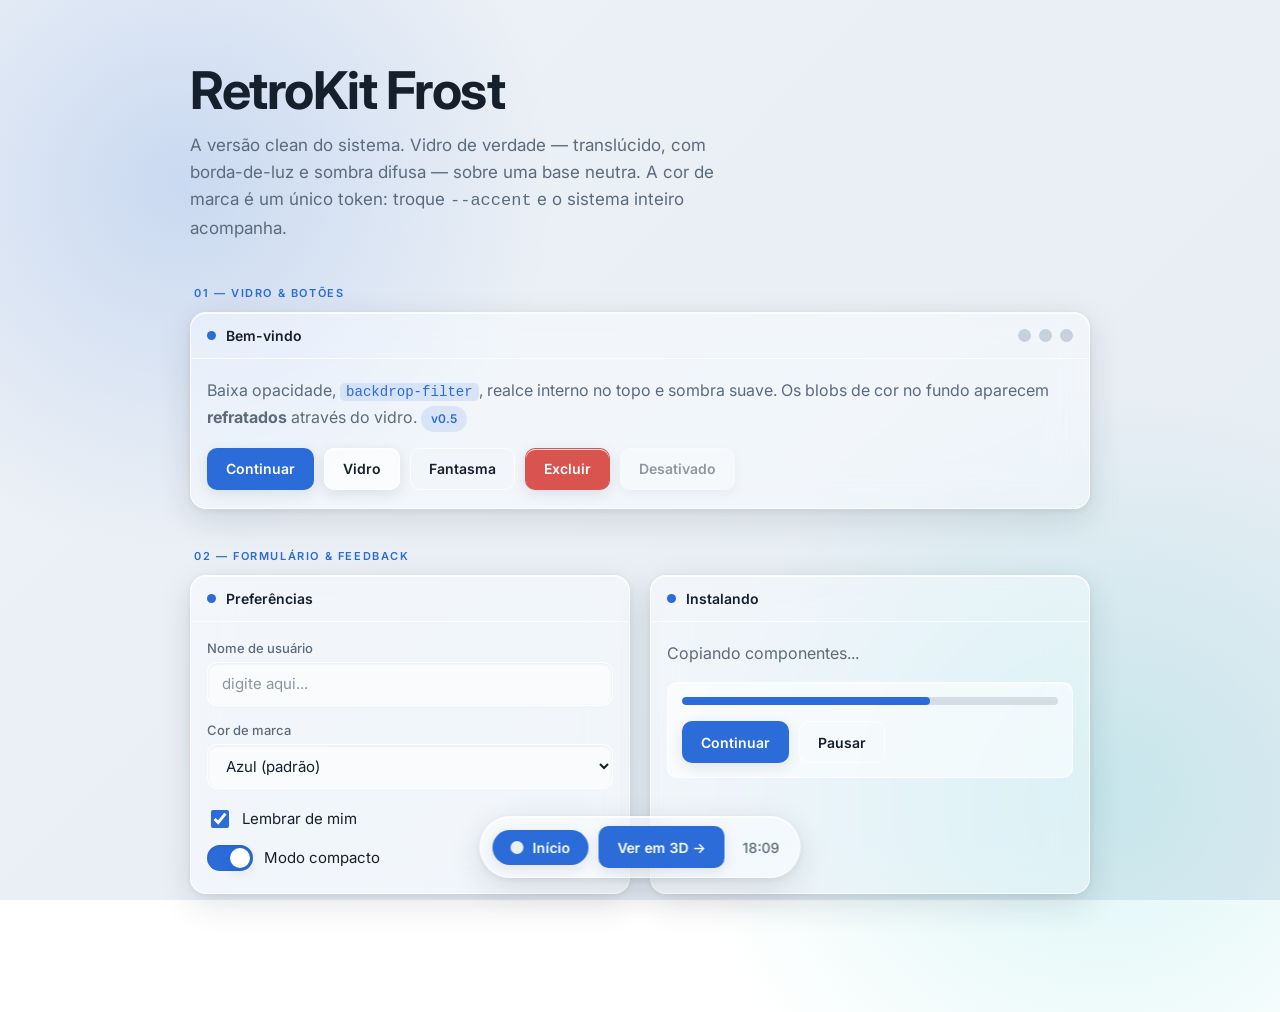
<file: 2d.html>
<!DOCTYPE html>
<html lang="pt-BR">
<head>
  <meta charset="UTF-8" />
  <meta name="viewport" content="width=device-width, initial-scale=1.0" />
  <title>RetroKit Frost — glassmorphism minimalista</title>
  <meta name="description" content="RetroKit Frost: a versão clean do sistema. Glassmorphism correto, paleta neutra branco/preto e um único token de marca." />
  <link rel="stylesheet" href="style.css" />
</head>
<body>
  <div class="rk-container">
    <header class="rk-hero">
      <h1>RetroKit Frost</h1>
      <p>A versão clean do sistema. Vidro de verdade — translúcido, com borda-de-luz e sombra difusa — sobre uma base neutra. A cor de marca é um único token: troque <code>--accent</code> e o sistema inteiro acompanha.</p>
    </header>

    <!-- Vidro + botões -->
    <span class="rk-eyebrow">01 — Vidro &amp; botões</span>
    <div class="rk-window">
      <div class="rk-titlebar">
        <span class="rk-dot"></span>
        <span class="rk-title">Bem-vindo</span>
        <div class="rk-window-controls">
          <button class="rk-ctl" aria-label="Minimizar"></button>
          <button class="rk-ctl" aria-label="Maximizar"></button>
          <button class="rk-ctl rk-close" aria-label="Fechar"></button>
        </div>
      </div>
      <div class="rk-window-body">
        <p>Baixa opacidade, <code>backdrop-filter</code>, realce interno no topo e sombra suave. Os blobs de cor no fundo aparecem <strong>refratados</strong> através do vidro. <span class="rk-badge">v0.5</span></p>
        <div class="rk-row">
          <button class="rk-btn rk-primary">Continuar</button>
          <button class="rk-btn">Vidro</button>
          <button class="rk-btn rk-ghost">Fantasma</button>
          <button class="rk-btn rk-danger">Excluir</button>
          <button class="rk-btn" disabled>Desativado</button>
        </div>
      </div>
    </div>

    <!-- Formulário + feedback -->
    <span class="rk-eyebrow">02 — Formulário &amp; feedback</span>
    <div class="rk-grid">
      <div class="rk-window">
        <div class="rk-titlebar"><span class="rk-dot"></span><span class="rk-title">Preferências</span></div>
        <div class="rk-window-body">
          <div class="rk-field">
            <label for="nome">Nome de usuário</label>
            <input class="rk-input" id="nome" placeholder="digite aqui..." />
          </div>
          <div class="rk-field">
            <label for="tema">Cor de marca</label>
            <select class="rk-select" id="tema">
              <option>Azul (padrão)</option>
              <option>Neutro / mono</option>
              <option>Personalizado</option>
            </select>
          </div>
          <label class="rk-check"><input type="checkbox" checked /> Lembrar de mim</label>
          <label class="rk-toggle"><input type="checkbox" checked /><span class="track"></span> Modo compacto</label>
        </div>
      </div>

      <div class="rk-window">
        <div class="rk-titlebar"><span class="rk-dot"></span><span class="rk-title">Instalando</span></div>
        <div class="rk-window-body">
          <p>Copiando componentes...</p>
          <div class="rk-panel">
            <div class="rk-progress"><div class="rk-progress-bar"></div></div>
            <div class="rk-row" style="margin-top:16px">
              <button class="rk-btn rk-primary">Continuar</button>
              <button class="rk-btn rk-ghost">Pausar</button>
            </div>
          </div>
        </div>
      </div>
    </div>
  </div>

  <!-- Dock -->
  <div class="rk-taskbar">
    <button class="rk-start"><span class="rk-orb"></span> Início</button>
    <a class="rk-btn rk-primary" href="./" style="text-decoration:none;display:inline-flex;align-items:center">Ver em 3D →</a>
    <span class="rk-clock" id="clock">--:--</span>
  </div>

  <script>
    const c = document.getElementById('clock');
    const tick = () => c.textContent = new Date().toLocaleTimeString('pt-BR', { hour: '2-digit', minute: '2-digit' });
    tick(); setInterval(tick, 10000);
  </script>
</body>
</html>
</file>
<file: style.css>
/* ============================================================
   RetroKit FROST — v0.5
   A versão minimalista/clean do sistema. Glassmorphism feito
   corretamente: translucidez baixa, borda-de-luz fina, realce
   interno, sombra difusa, camadas, fundo suave pra refratar.
   Paleta neutra (branco/preto) + 1 token de marca (--accent).
   Base do glass: recipe do ui-ux-pro-max (blur 10-20px, rgba
   white baixa, borda 1px light, garantir 4.5:1). Type: Inter.
   ============================================================ */

@import url('https://fonts.googleapis.com/css2?family=Inter:wght@400;500;600;700&display=swap');

:root {
  color-scheme: light dark;

  /* --- Marca: o único botão a girar por caso de uso --- */
  --accent:      #2b6cd9;
  --accent-ink:  #ffffff;   /* texto sobre o accent */
  --accent-soft: rgba(43, 108, 217, .12);
  --danger:      #d9534f;

  /* --- Neutros --- */
  --ink:     #16202c;
  --ink-dim: #5b6b7c;

  /* --- Fundo (neutro + blobs suaves de cor pro vidro refratar) --- */
  --bg:
    radial-gradient(42% 52% at 14% 18%, rgba(43,108,217,.18), transparent 70%),
    radial-gradient(46% 56% at 86% 78%, rgba(35,195,192,.16), transparent 70%),
    linear-gradient(135deg, #eef2f7 0%, #e5ecf3 100%);

  /* --- VIDRO (a receita correta) --- */
  --glass:        rgba(255, 255, 255, .42);   /* translúcido de verdade */
  --glass-2:      rgba(255, 255, 255, .55);   /* camada aninhada mais densa */
  --glass-border: rgba(255, 255, 255, .70);   /* borda-de-luz fina */
  --glass-hi:     rgba(255, 255, 255, .85);   /* realce interno no topo */
  --blur: 18px;

  /* --- Sombra difusa (não dura) --- */
  --shadow: 0 10px 34px rgba(15, 30, 50, .12), 0 2px 8px rgba(15, 30, 50, .07);
  --shadow-sm: 0 4px 14px rgba(15, 30, 50, .10);

  --font: "Inter", system-ui, -apple-system, sans-serif;
  --radius: 16px;
  --radius-sm: 10px;
}

@media (prefers-color-scheme: dark) {
  :root {
    --accent:      #5b9bff;
    --accent-ink:  #071018;
    --accent-soft: rgba(91, 155, 255, .16);
    --danger:      #ff6b66;
    --ink:     #e9eef5;
    --ink-dim: #94a3b5;
    --bg:
      radial-gradient(42% 52% at 14% 18%, rgba(91,155,255,.22), transparent 70%),
      radial-gradient(46% 56% at 86% 78%, rgba(35,195,192,.16), transparent 70%),
      linear-gradient(135deg, #0d1220 0%, #0a0e18 100%);
    --glass:        rgba(255, 255, 255, .07);
    --glass-2:      rgba(255, 255, 255, .11);
    --glass-border: rgba(255, 255, 255, .16);
    --glass-hi:     rgba(255, 255, 255, .22);
    --shadow: 0 16px 40px rgba(0, 0, 0, .5), 0 2px 10px rgba(0, 0, 0, .4);
    --shadow-sm: 0 6px 18px rgba(0, 0, 0, .4);
  }
}

* { box-sizing: border-box; }

body {
  margin: 0; min-height: 100vh;
  font-family: var(--font); color: var(--ink);
  padding: 64px 22px 120px;
  background: var(--bg) fixed;
  -webkit-font-smoothing: antialiased;
}

.rk-container { max-width: 900px; margin: 0 auto; }

/* --- Hero (minimalista: muito respiro, pouco peso) --- */
.rk-hero { margin-bottom: 44px; }
.rk-hero h1 {
  font-size: clamp(34px, 6vw, 52px); font-weight: 700; letter-spacing: -1.5px;
  line-height: 1.04; margin: 0 0 14px;
}
.rk-hero p { margin: 0; max-width: 52ch; font-size: 17px; line-height: 1.6; color: var(--ink-dim); }

/* label estrutural discreto */
.rk-eyebrow {
  display: block; font-size: 11px; font-weight: 600; text-transform: uppercase;
  letter-spacing: 1.6px; color: var(--accent); margin: 40px 4px 12px;
}

/* ============================================================
   VIDRO — a peça central, feita corretamente
   translucidez baixa + backdrop-blur + borda-de-luz + realce
   interno no topo + sombra difusa.
   ============================================================ */
.rk-window {
  position: relative;
  background: var(--glass);
  -webkit-backdrop-filter: blur(var(--blur)) saturate(1.3);
  backdrop-filter: blur(var(--blur)) saturate(1.3);
  border: 1px solid var(--glass-border);
  border-radius: var(--radius);
  box-shadow: var(--shadow), inset 0 1px 0 var(--glass-hi);
  overflow: hidden;
}

.rk-titlebar {
  display: flex; align-items: center; gap: 10px; padding: 14px 16px;
  border-bottom: 1px solid var(--glass-border);
  font-size: 14px; font-weight: 600;
}
.rk-titlebar .rk-title { flex: 1; }
.rk-titlebar .rk-dot { width: 9px; height: 9px; border-radius: 50%; background: var(--accent); }

.rk-window-controls { display: flex; gap: 8px; }
.rk-ctl {
  width: 13px; height: 13px; border-radius: 50%; border: none; cursor: pointer;
  background: rgba(120, 140, 160, .35); padding: 0; transition: background .15s ease;
}
.rk-ctl:hover { background: rgba(120, 140, 160, .6); }
.rk-ctl.rk-close:hover { background: var(--danger); }

.rk-window-body { padding: 18px 16px; }
.rk-window-body p { margin: 0 0 16px; line-height: 1.65; color: var(--ink-dim); }
.rk-window-body code {
  font-family: ui-monospace, "SF Mono", monospace; font-size: .88em;
  background: var(--accent-soft); color: var(--accent); padding: 1px 6px; border-radius: 5px;
}

/* camada aninhada = profundidade de vidro */
.rk-panel {
  background: var(--glass-2);
  border: 1px solid var(--glass-border); border-radius: var(--radius-sm);
  padding: 14px; box-shadow: inset 0 1px 0 var(--glass-hi);
}

/* ============================================================
   Botões — minimalistas
   primário sólido (accent) · glass · fantasma · perigo
   ============================================================ */
.rk-btn {
  font-family: var(--font); font-size: 14px; font-weight: 600;
  padding: 10px 18px; min-height: 42px; border-radius: var(--radius-sm);
  border: 1px solid var(--glass-border); cursor: pointer; color: var(--ink);
  background: var(--glass-2);
  -webkit-backdrop-filter: blur(var(--blur)); backdrop-filter: blur(var(--blur));
  box-shadow: var(--shadow-sm), inset 0 1px 0 var(--glass-hi);
  transition: transform .08s ease, filter .15s ease, background .15s ease;
}
.rk-btn:hover { filter: brightness(1.03); transform: translateY(-1px); }
.rk-btn:active { transform: translateY(0); }
.rk-btn:focus-visible { outline: 2px solid var(--accent); outline-offset: 2px; }

.rk-btn.rk-primary {
  color: var(--accent-ink); background: var(--accent); border-color: transparent;
  box-shadow: var(--shadow-sm);
}
.rk-btn.rk-ghost {
  background: transparent; border-color: var(--glass-border); box-shadow: none;
  -webkit-backdrop-filter: none; backdrop-filter: none;
}
.rk-btn.rk-danger { color: #fff; background: var(--danger); border-color: transparent; }
.rk-btn:disabled { opacity: .45; cursor: not-allowed; transform: none; filter: none; }

/* ============================================================
   Campos
   ============================================================ */
.rk-field { display: flex; flex-direction: column; gap: 6px; margin-bottom: 16px; }
.rk-field label { font-size: 13px; font-weight: 500; color: var(--ink-dim); }

.rk-input, .rk-select {
  font-family: var(--font); font-size: 15px; min-height: 44px;
  padding: 11px 14px; border-radius: var(--radius-sm);
  border: 1px solid var(--glass-border); color: var(--ink);
  background: var(--glass-2);
  box-shadow: inset 0 1px 3px rgba(15, 30, 50, .07);
}
.rk-input::placeholder { color: var(--ink-dim); opacity: .7; }
.rk-input:focus, .rk-select:focus {
  outline: none; border-color: var(--accent);
  box-shadow: 0 0 0 3px var(--accent-soft);
}

/* ============================================================
   Check / Toggle
   ============================================================ */
.rk-check { display: flex; align-items: center; gap: 10px; font-size: 15px; margin-bottom: 12px; cursor: pointer; min-height: 28px; }
.rk-check input { width: 18px; height: 18px; accent-color: var(--accent); }

.rk-toggle { position: relative; display: inline-flex; align-items: center; gap: 11px; cursor: pointer; font-size: 15px; }
.rk-toggle input { position: absolute; opacity: 0; }
.rk-toggle .track {
  position: relative; width: 46px; height: 26px; border-radius: 999px;
  background: rgba(120, 140, 160, .35); transition: background .2s ease;
  box-shadow: inset 0 1px 3px rgba(15, 30, 50, .18);
}
.rk-toggle .track::before {
  content: ""; position: absolute; top: 3px; left: 3px; width: 20px; height: 20px; border-radius: 50%;
  background: #fff; box-shadow: var(--shadow-sm);
  transition: transform .2s cubic-bezier(.3, 1.4, .5, 1);
}
.rk-toggle input:checked + .track { background: var(--accent); }
.rk-toggle input:checked + .track::before { transform: translateX(20px); }
.rk-toggle input:focus-visible + .track { outline: 2px solid var(--accent); outline-offset: 2px; }

/* ============================================================
   Progresso
   ============================================================ */
.rk-progress {
  height: 8px; border-radius: 999px; overflow: hidden;
  background: rgba(120, 140, 160, .25);
}
.rk-progress-bar {
  height: 100%; width: 66%; border-radius: 999px; background: var(--accent);
}

/* --- Badge --- */
.rk-badge {
  display: inline-block; font-size: 12px; font-weight: 600;
  padding: 3px 10px; border-radius: 999px;
  background: var(--accent-soft); color: var(--accent);
}

/* --- Layout auxiliar --- */
.rk-row { display: flex; flex-wrap: wrap; gap: 10px; align-items: center; }
.rk-grid { display: grid; grid-template-columns: 1fr 1fr; gap: 20px; }
@media (max-width: 640px) { .rk-grid { grid-template-columns: 1fr; } }

/* ============================================================
   Dock / Taskbar — pílula de vidro
   ============================================================ */
.rk-taskbar {
  position: fixed; left: 50%; transform: translateX(-50%); bottom: 22px; z-index: 5;
  display: flex; align-items: center; gap: 10px; padding: 9px 12px;
  border-radius: 999px; border: 1px solid var(--glass-border);
  background: var(--glass);
  -webkit-backdrop-filter: blur(var(--blur)) saturate(1.3); backdrop-filter: blur(var(--blur)) saturate(1.3);
  box-shadow: var(--shadow), inset 0 1px 0 var(--glass-hi);
}
.rk-start {
  display: flex; align-items: center; gap: 9px; font-family: var(--font); font-weight: 600; font-size: 14px;
  padding: 9px 18px; border-radius: 999px; border: none; cursor: pointer;
  color: var(--accent-ink); background: var(--accent); box-shadow: var(--shadow-sm);
}
.rk-start .rk-orb { width: 13px; height: 13px; border-radius: 50%; background: rgba(255,255,255,.9); }
.rk-clock { font-size: 14px; font-weight: 500; color: var(--ink-dim); padding: 0 8px; }

/* ============================================================
   Movimento reduzido
   ============================================================ */
@media (prefers-reduced-motion: reduce) {
  .rk-btn, .rk-toggle .track, .rk-toggle .track::before { transition: none !important; }
}
</file>
